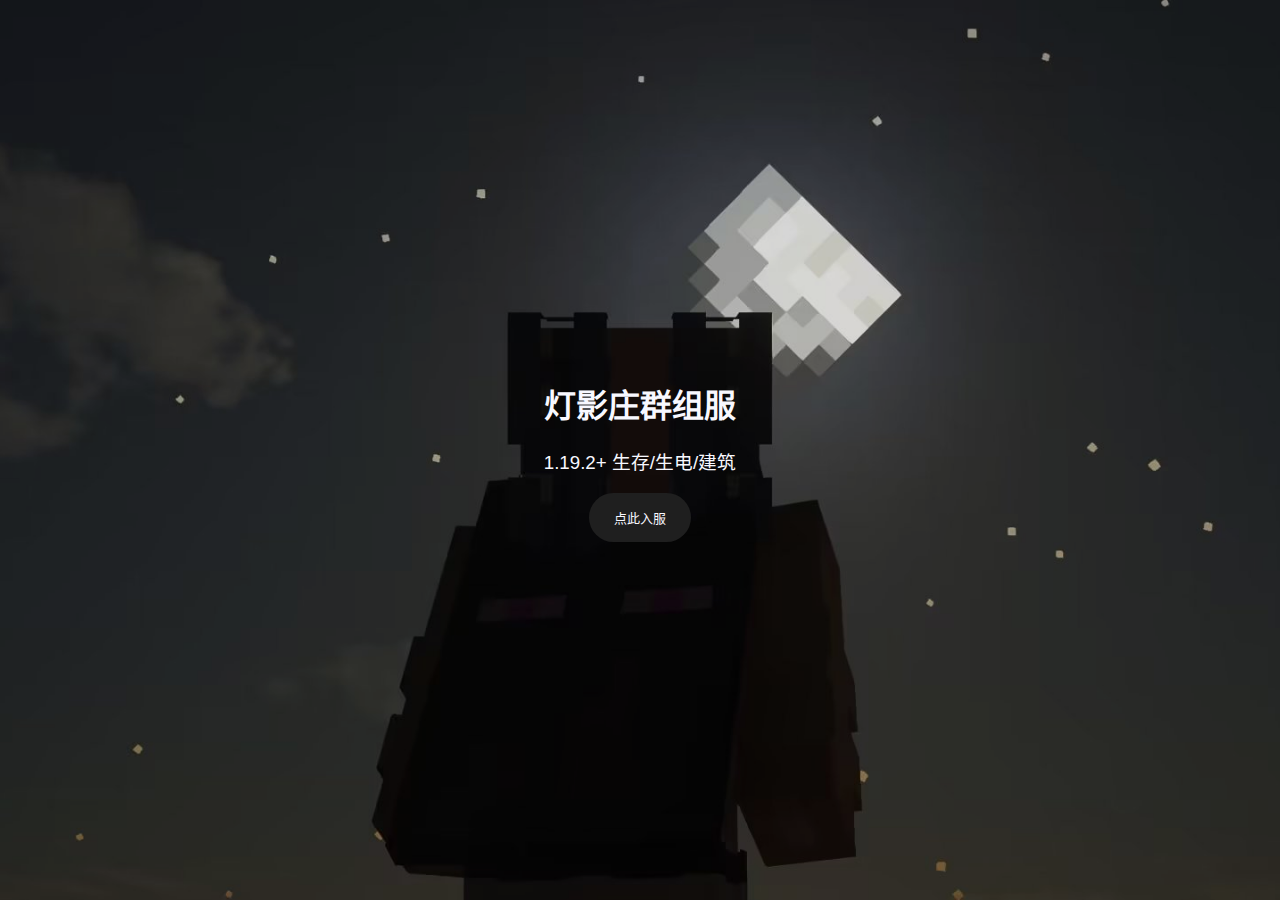
<file: index.html>
<!DOCTYPE html>
<html lang="zh-cn">
<head>
    <meta charset="UTF-8">
    <meta http-equiv="X-UA-Compatible" content="IE=edge">
    <meta name="viewport" content="width=device-width, initial-scale=1.0">
    <meta name="keywords" content="Light Shadow LightShadow Server 服务器 官网 minecraft survive">
    <meta name="description" content="LightShadow/灯影庄 生存服务器官网">
    <meta name="author" content="IcyBlue17 & kobe-koto">
    <link rel="stylesheet" href="./assets/css/main.css">
    <link rel="icon" href="./assets/images/icon.png">
    <script src="./assets/js/SimpleFlyingPage.js"></script>
    <title>灯影庄群组服官网</title>
</head>
<body>
    <div class="container">
        <div class="contents">
            <h1>灯影庄群组服</h1>
            <h3>1.19.2+ 生存/生电/建筑</h3>
            <a href="./about.html" class="asButton">点此入服</a>
        </div>
    </div>
</body>
</html>
</file>
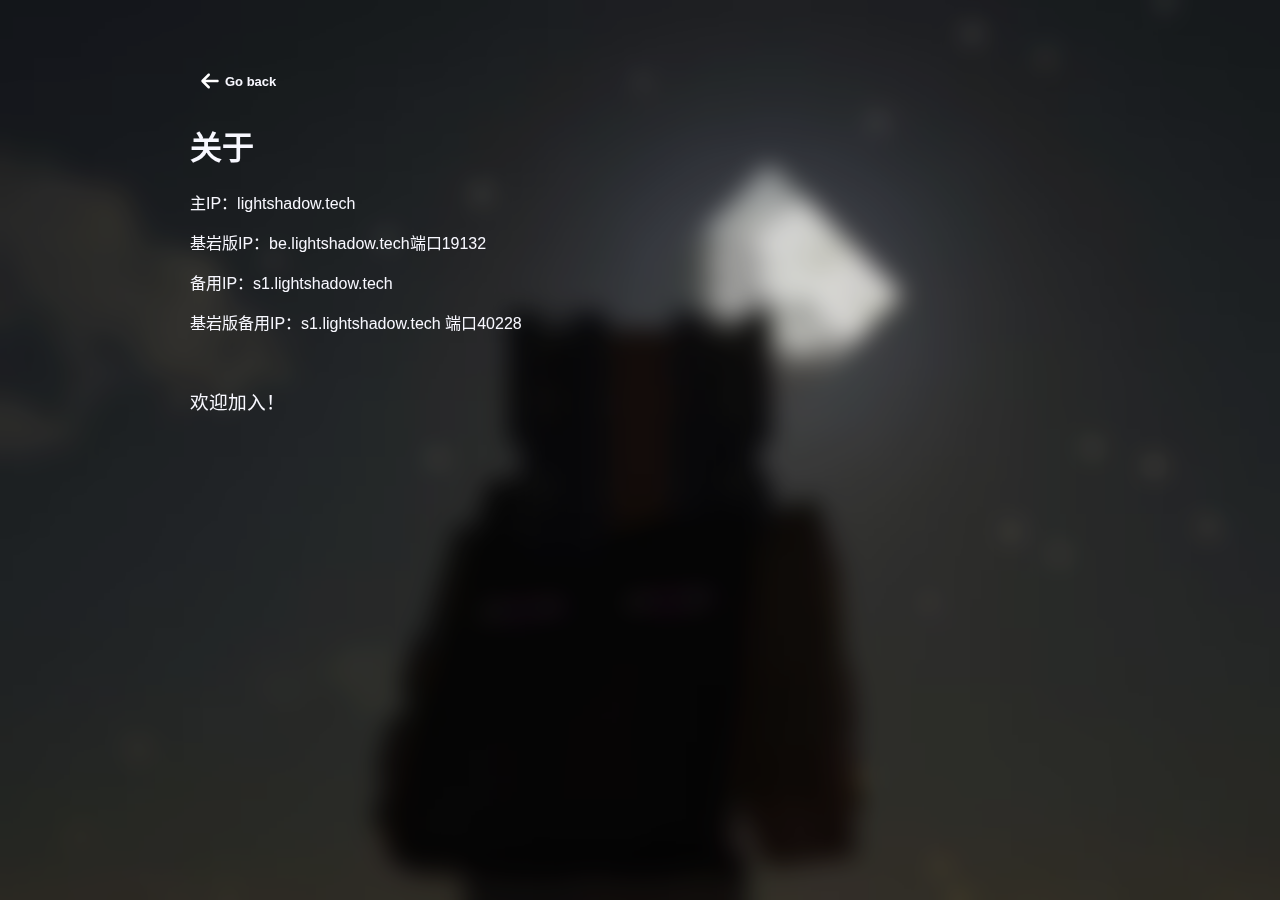
<file: about.html>
<!DOCTYPE html>
<html lang="zh-cn">
<head>
  <meta charset="UTF-8">
  <meta http-equiv="X-UA-Compatible" content="IE=edge">
  <meta name="viewport" content="width=device-width, initial-scale=1.0">
  <meta name="keywords" content="Light Shadow LightShadow Server 服务器 官网 minecraft survive">
  <meta name="description" content="LightShadow/灯影庄 生存服务器官网">
  <meta name="author" content="IcyBlue17 & kobe-koto">
  <link rel="stylesheet" href="./assets/css/main.css">
  <link rel="icon" href="./assets/images/icon.png">
  <script src="./assets/js/SimpleFlyingPage.js"></script>
  <title>关于 - 灯影庄</title>
</head>
<body>
<div class="container" is-post>
  <div class="contents">
    <p class="back"><a href="./index.html" class="asButton">
        <svg xmlns="http://www.w3.org/2000/svg" viewBox="0 0 448 512">
          <path d="M9.4 233.4c-12.5 12.5-12.5 32.8 0 45.3l160 160c12.5 12.5 32.8 12.5 45.3 0s12.5-32.8 0-45.3L109.2 288 416 288c17.7 0 32-14.3 32-32s-14.3-32-32-32l-306.7 0L214.6 118.6c12.5-12.5 12.5-32.8 0-45.3s-32.8-12.5-45.3 0l-160 160z"/>
        </svg>
        Go back
    </a></p>
    <h1>关于</h1>
    <p>主IP：lightshadow.tech</p>
    <p>基岩版IP：be.lightshadow.tech端口19132</p>
    <p>备用IP：s1.lightshadow.tech</p>
    <p>基岩版备用IP：s1.lightshadow.tech 端口40228</p>
    <br>
    <h3>欢迎加入！</h3>
  </div>
</div>
</body>
</html>
</file>
<file: assets/css/main.css>
body {
    margin: 0;
    padding: 0;

    background-image: url("../images/background.jpg");
    background-position: center;
    background-size: cover;
    background-attachment: fixed;

    color: #f8f8ff;
    text-align: center;

    font-family: "Outfit", "Open Sans", sans-serif;
}
.container {
    background-color: rgba(0, 0, 0, 0.15);
    display: flex;
    align-items: center;
    justify-content: center;
    overflow-y: auto;
}
body, .container {
    width: 100%;
    height: 100vh;
}

.contents h3 {
    font-weight: normal;
}

button, .asButton {
    display: inline-block;
    font-size: small;
    transition: all ease-in-out 0.2s !important;
    border: none;
    border-radius: 5rem;
    padding: 15px 25px;
    cursor: pointer;

    background-color: #1f1f1f;
    color: #f8f8ff;

    text-decoration: none;
}
button:hover, .asButton:hover {
    background-color: #f8f8ff;
    color: #232323;
}
button:active, .asButton:active {
    transform: scale(.95);
}

/* post part */
.container[is-post] {
    -webkit-backdrop-filter: blur(12px);
    backdrop-filter: blur(12px);
}
.container[is-post] .contents {
    height: 90vh;
    width: min(75%, 900px);
    text-align: left;
}
.container[is-post] p.back a.asButton {
    background-color: rgba(0,0,0,0);
    padding: 10px;
    display: inline-flex;
    align-items: center;
    font-weight: bolder;
}
.container[is-post] p.back a.asButton svg {
    fill: #ffffff;
    height: 20px;
    width: 20px;
    margin-right: 5px;
}
.container[is-post] p.back a.asButton:hover {
    color: #f8f8ff;
    background-color: rgba(255,255,255,0.45);
}
</file>
